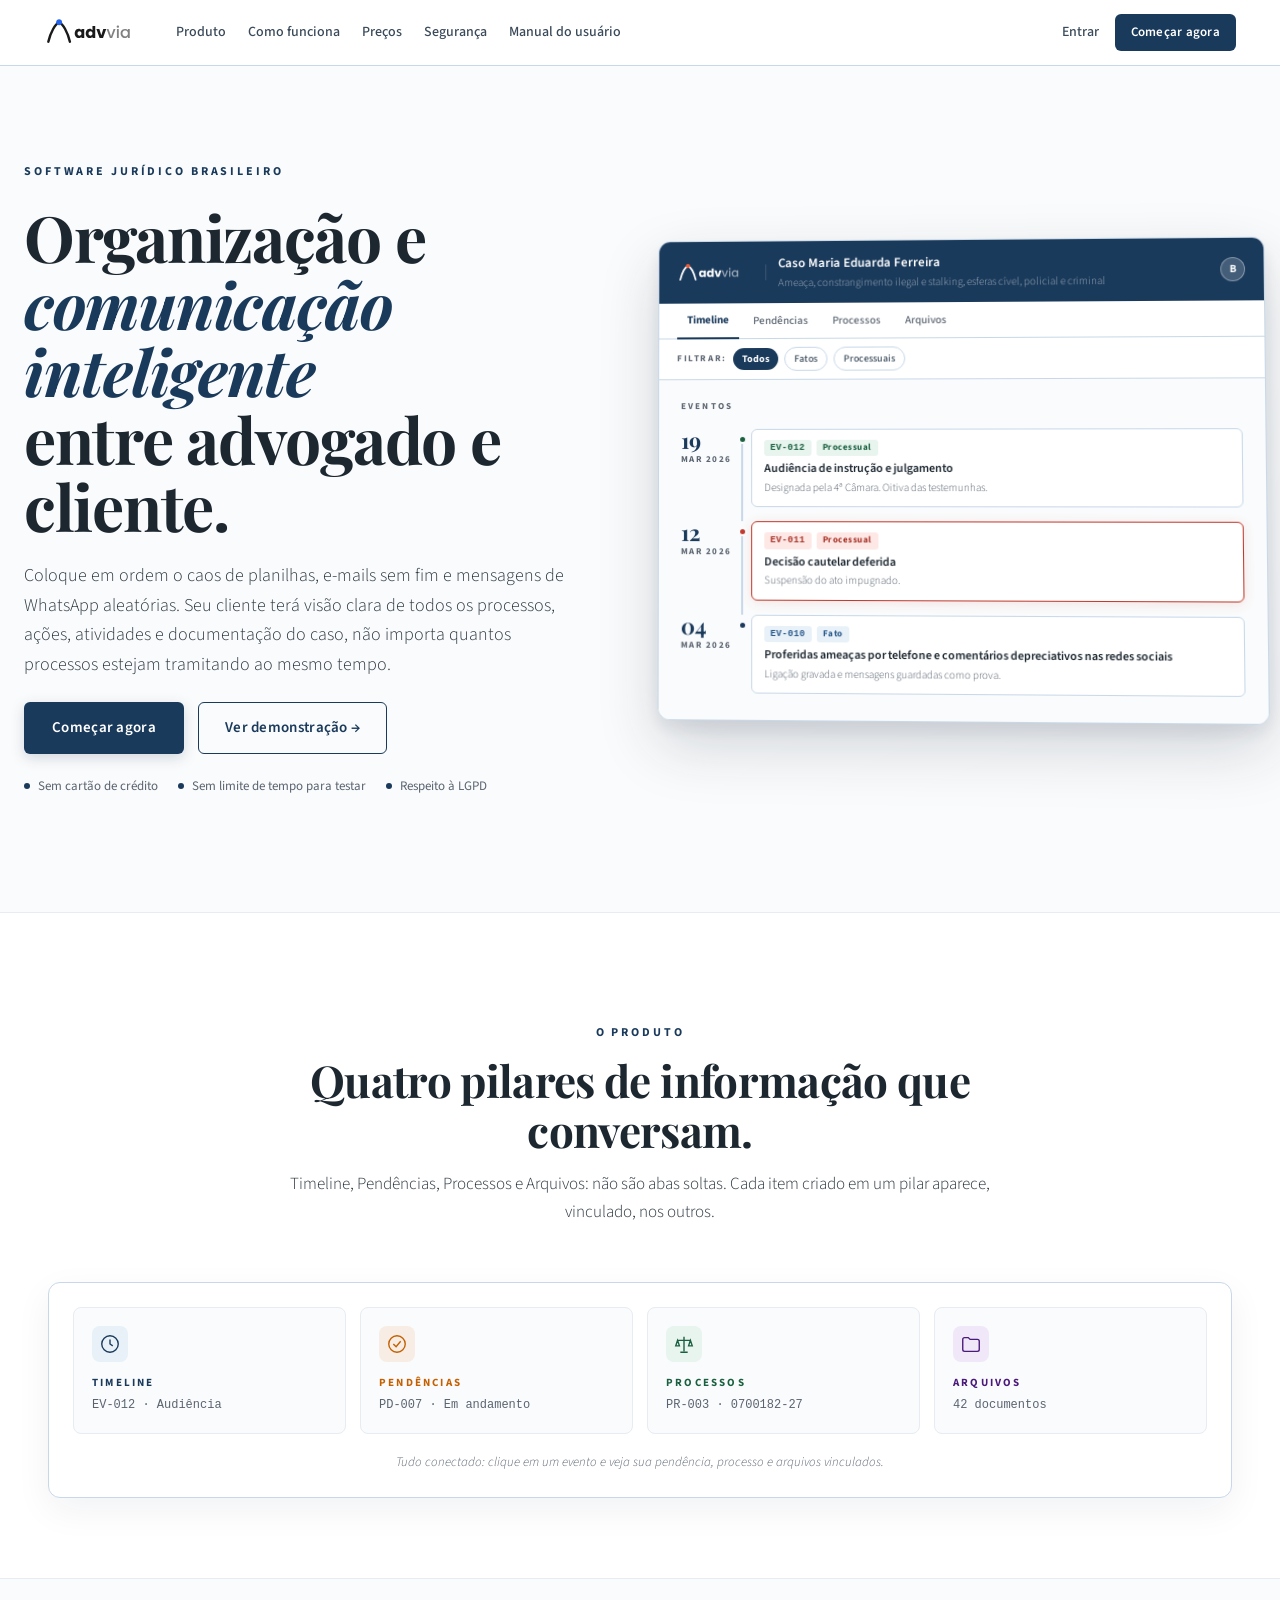
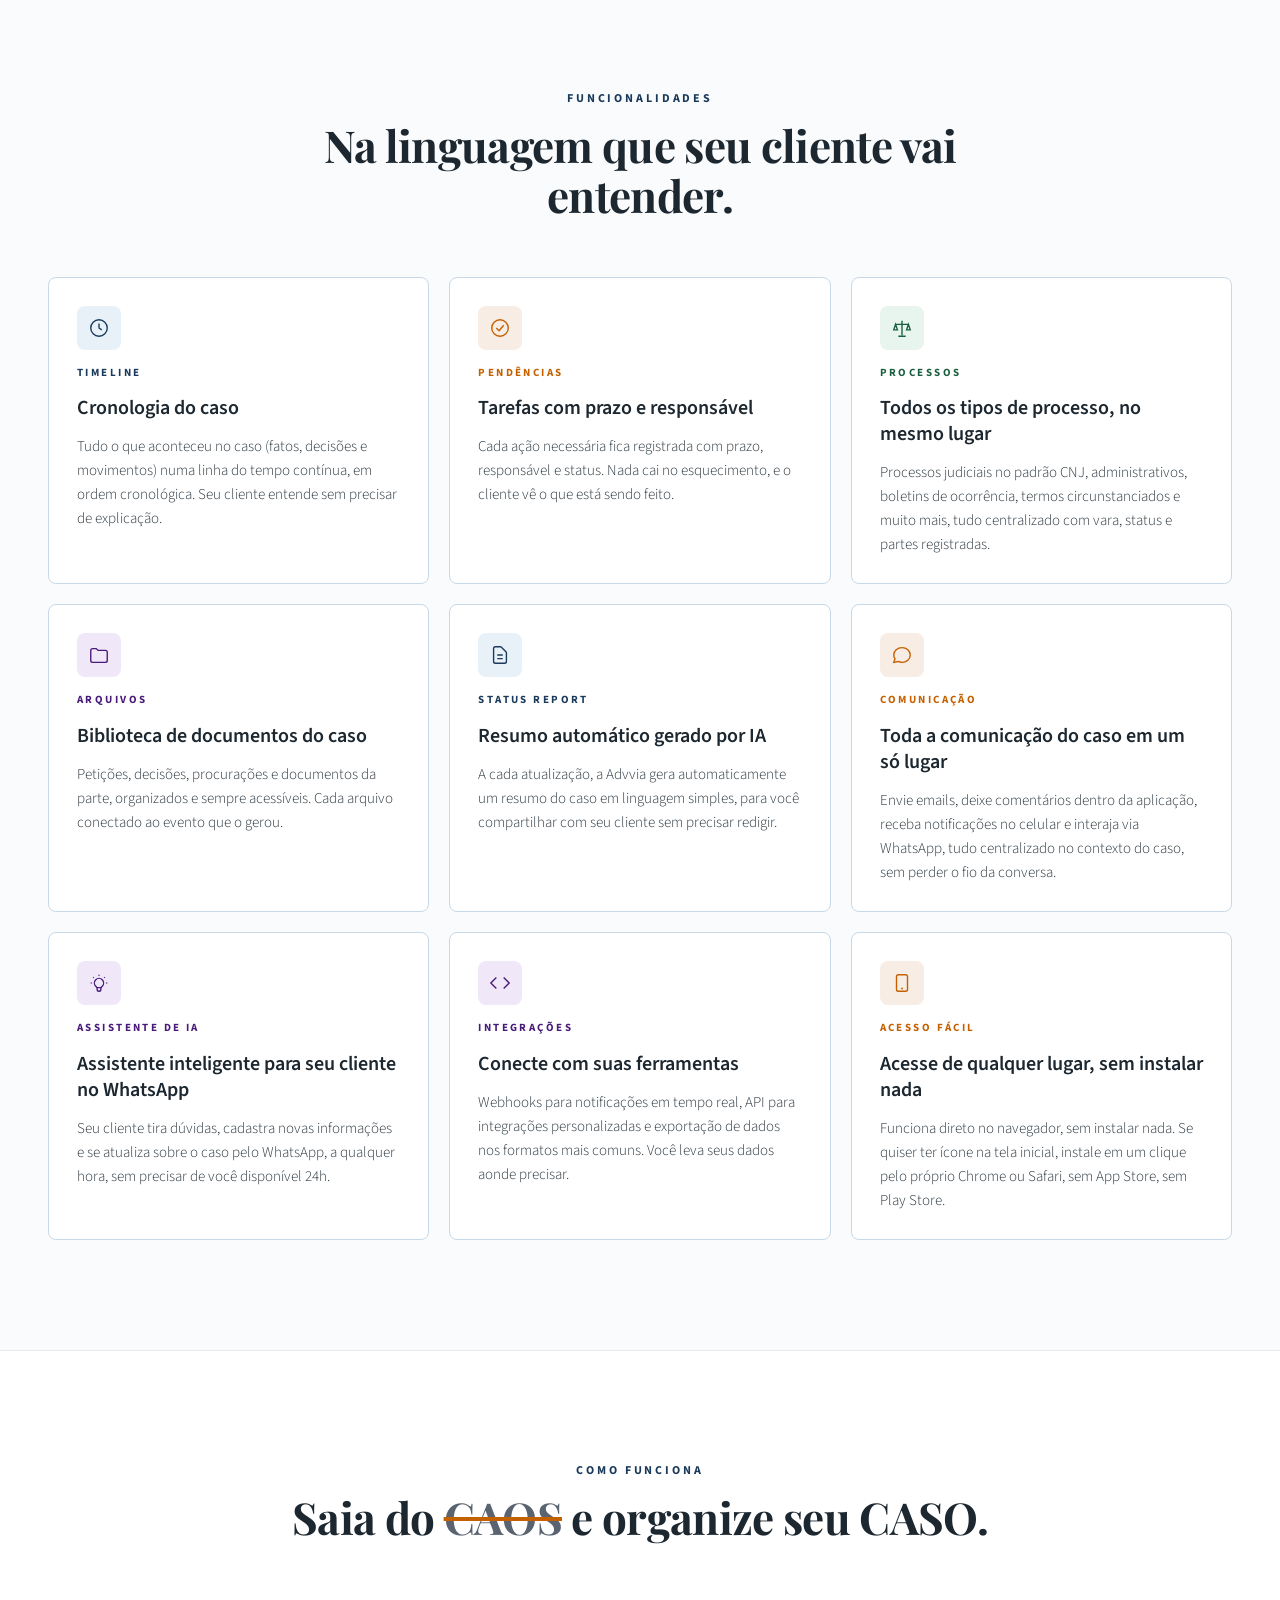
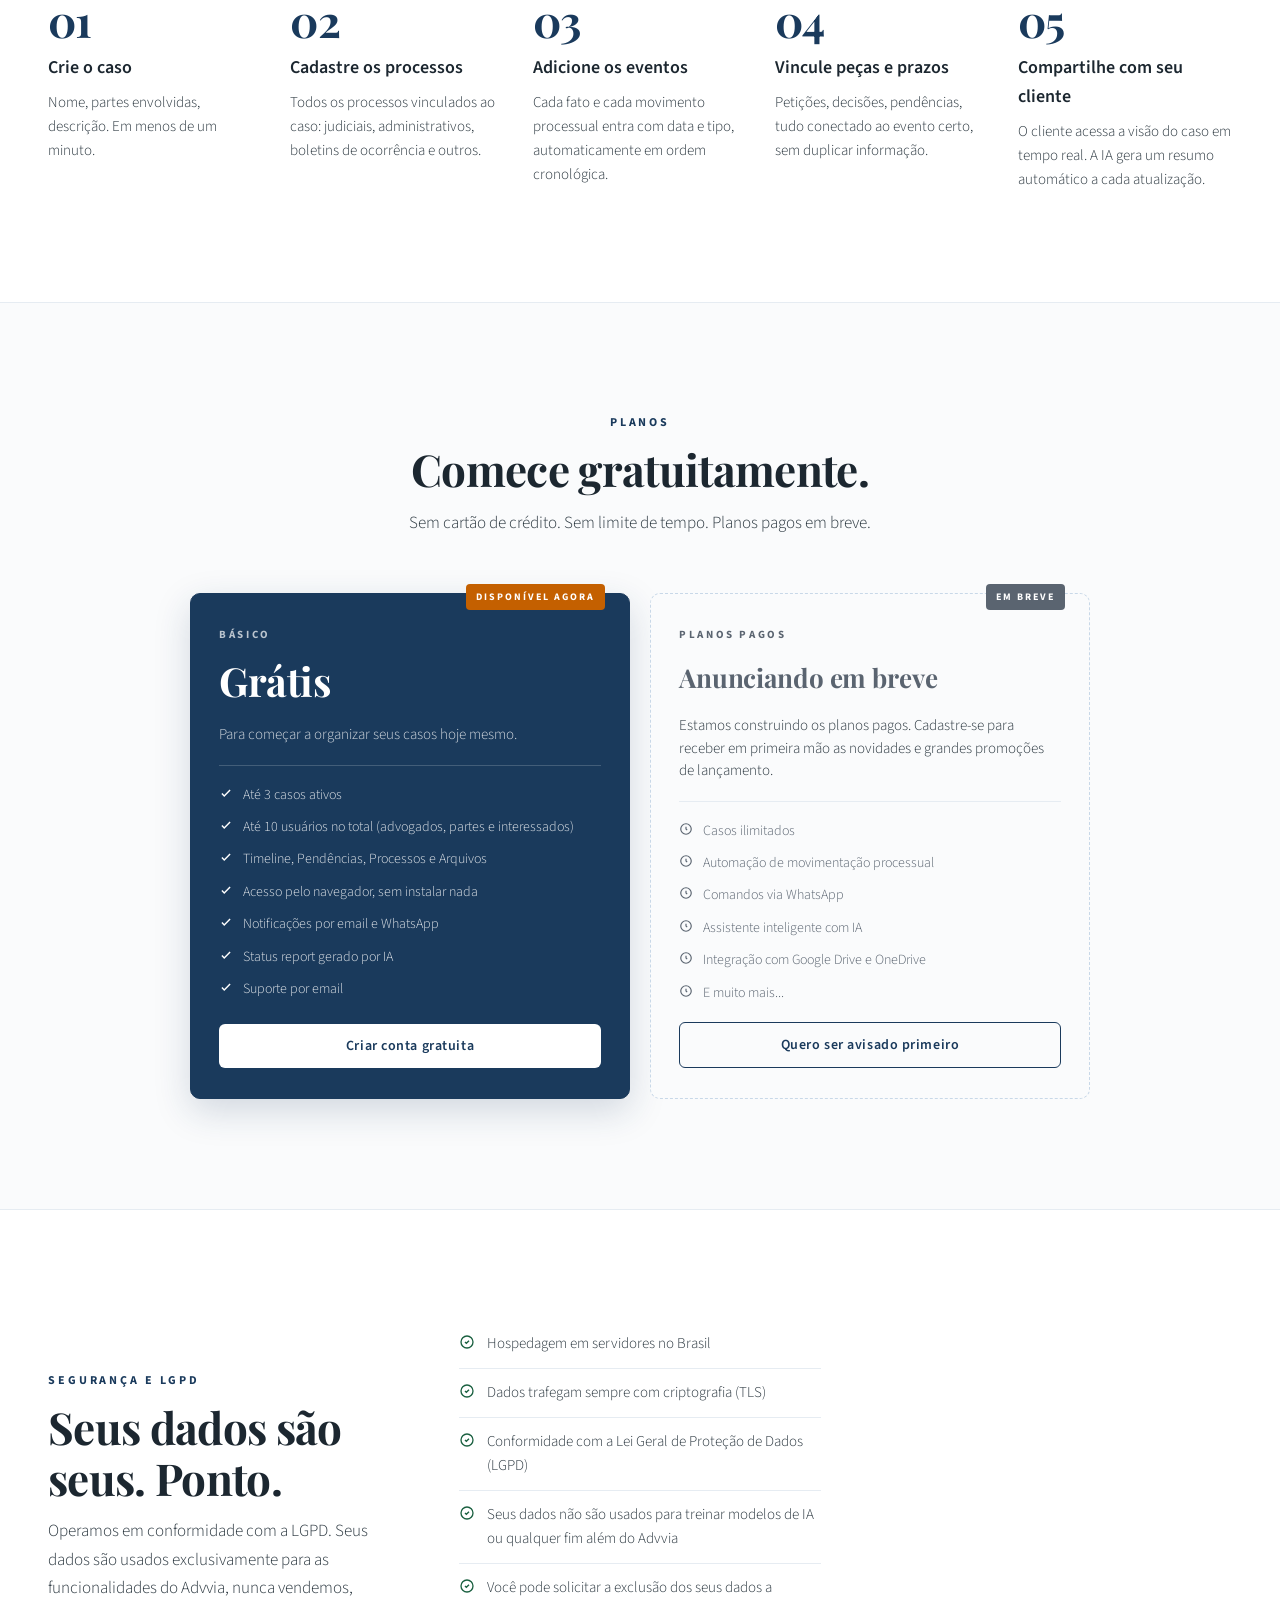
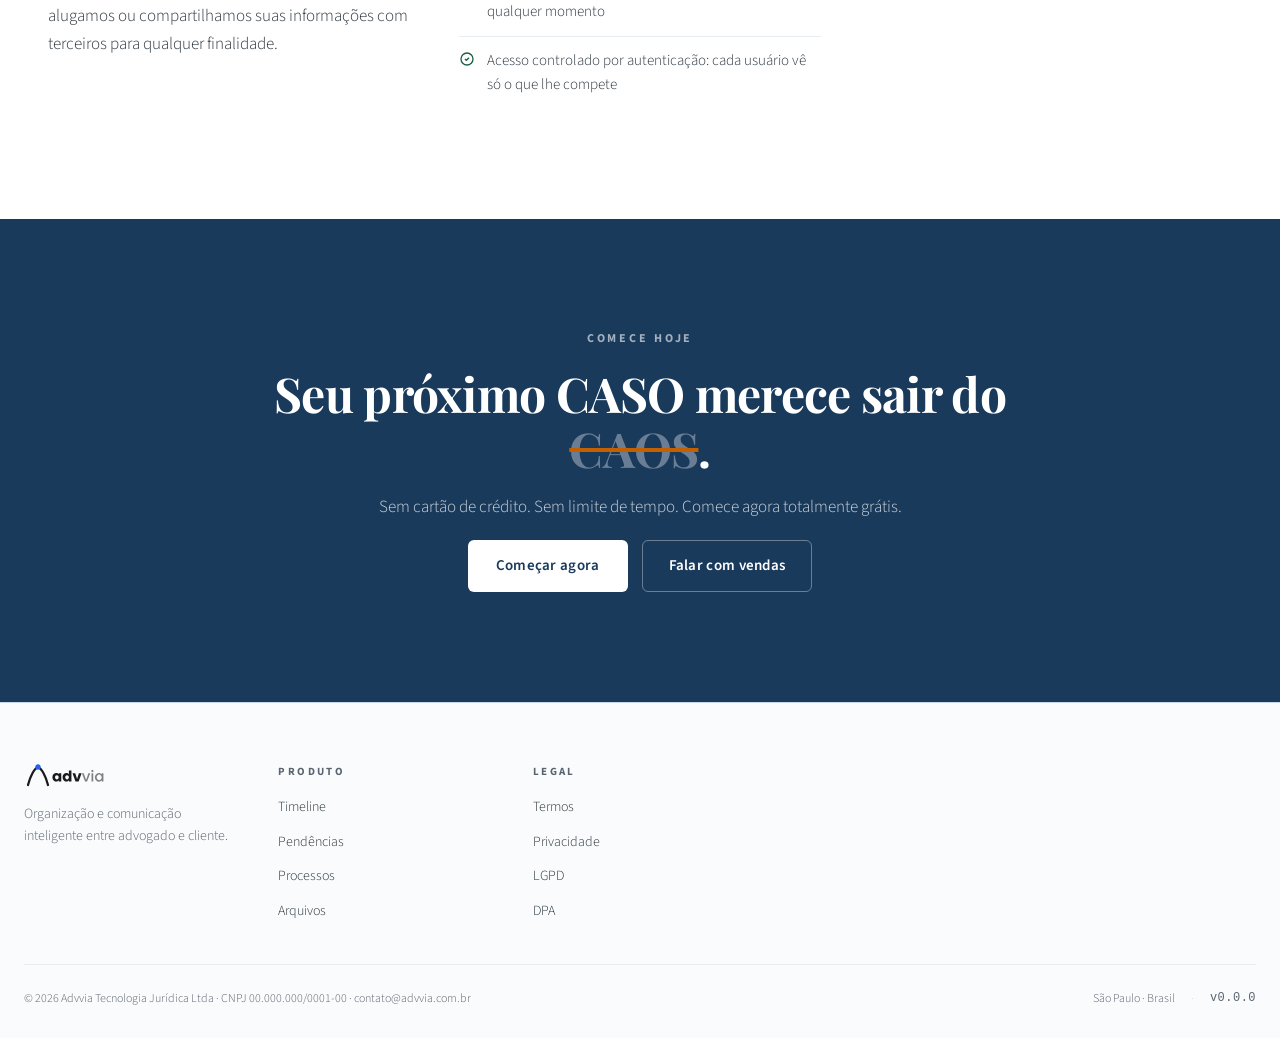
<file: index.html>
<!DOCTYPE html>
<html lang="pt-BR">
<head>
<meta charset="UTF-8">
<meta name="viewport" content="width=device-width, initial-scale=1">
<title>Advvia - Organização e comunicação inteligente entre advogado e cliente</title>
<meta name="description" content="Coloque em ordem o caos de planilhas, e-mails sem fim e mensagens de WhatsApp aleatórias. Seu cliente terá visão clara de todos os processos, ações, atividades e documentação do caso e sua comunicação fluirá fácil e eficientemente.">
<meta property="og:title" content="Advvia - Organização e comunicação inteligente entre advogado e cliente">
<meta property="og:description" content="Coloque em ordem o caos de planilhas, e-mails sem fim e mensagens de WhatsApp aleatórias. Seu cliente terá visão clara de todos os processos, ações, atividades e documentação do caso e sua comunicação fluirá fácil e eficientemente.">
<meta property="og:type" content="website">
<meta property="og:locale" content="pt_BR">
<meta name="robots" content="noindex, nofollow">
<link rel="icon" href="brand/advvia-favicon.svg" type="image/svg+xml">
<link rel="preconnect" href="https://fonts.googleapis.com">
<link rel="preconnect" href="https://fonts.gstatic.com" crossorigin>
<link href="https://fonts.googleapis.com/css2?family=Playfair+Display:ital,wght@0,400;0,700;1,400;1,700&family=Source+Sans+3:ital,wght@0,300;0,400;0,600;0,700;1,300&display=swap" rel="stylesheet">
<style>
/* ─── Reset ─────────────────────────────────────────────────────────── */
*, *::before, *::after { box-sizing: border-box; margin: 0; padding: 0; }
html { scroll-behavior: smooth; }
body {
  font-family: 'Source Sans 3', -apple-system, BlinkMacSystemFont, 'Segoe UI', sans-serif;
  font-weight: 300;
  font-size: 16px;
  line-height: 1.6;
  color: #1c2730;
  background: #fafbfc;
  -webkit-font-smoothing: antialiased;
  text-rendering: optimizeLegibility;
}
a { color: inherit; text-decoration: none; }
button { cursor: pointer; font-family: inherit; }
ul { list-style: none; }
img { display: block; max-width: 100%; }

/* ─── Tokens ─────────────────────────────────────────────────────────── */
:root {
  --primary:       #1a3a5c;
  --primary-hover: #2a5a8c;
  --primary-tint:  #e8f1f8;
  --accent:        #c46000;
  --accent-tint:   #f7ede4;
  --success:       #1a6040;
  --success-tint:  #e8f4ee;
  --archive:       #4a1a7a;
  --archive-tint:  #f0e8f9;
  --muted:         #5a6470;
  --border:        #c8d8e8;
  --border-lt:     #e6ecf2;
  --surface:       #fff;
  --bg:            #fafbfc;
  --fg:            #1c2730;
  --fg-2:          #2c3840;
  --fg-3:          #5a6470;
}

/* ─── Layout ─────────────────────────────────────────────────────────── */
.wrap { max-width: 1240px; margin: 0 auto; padding: 0 24px; }

/* ─── NAV ────────────────────────────────────────────────────────────── */
.nav {
  position: sticky;
  top: 0;
  z-index: 50;
  background: rgba(255,255,255,.92);
  backdrop-filter: blur(10px);
  -webkit-backdrop-filter: blur(10px);
  border-bottom: 1.5px solid var(--border);
}
.nav-inner {
  max-width: 1240px;
  margin: 0 auto;
  padding: 14px 24px;
  display: flex;
  align-items: center;
  gap: 24px;
}
.logo {
  display: flex;
  align-items: center;
  gap: 9px;
  flex-shrink: 0;
  text-decoration: none;
}
.logo img { display: block; }
.nav-links {
  display: flex;
  gap: 22px;
  flex: 1;
}
.nav-links a {
  font-size: 14px;
  font-weight: 500;
  color: #3a4a5a;
  transition: color .15s;
}
.nav-links a:hover { color: var(--primary); }
.nav-right {
  display: flex;
  align-items: center;
  gap: 16px;
}
.nav-right .nav-login {
  font-size: 14px;
  font-weight: 500;
  color: #3a4a5a;
  transition: color .15s;
}
.nav-right .nav-login:hover { color: var(--primary); }
.hamburger {
  display: none;
  flex-direction: column;
  gap: 5px;
  background: none;
  border: none;
  padding: 4px;
  margin-left: auto;
}
.hamburger span {
  display: block;
  width: 22px;
  height: 2px;
  background: #3a4a5a;
  border-radius: 2px;
  transition: transform .2s, opacity .2s;
}
.mobile-nav {
  display: none;
  flex-direction: column;
  background: #fff;
  border-top: 1.5px solid var(--border);
  padding: 16px 24px 20px;
  gap: 14px;
}
.mobile-nav a:not(.btn) {
  font-size: 15px;
  font-weight: 500;
  color: #3a4a5a;
}
.mobile-nav.open { display: flex; }

/* ─── Buttons ────────────────────────────────────────────────────────── */
.btn {
  display: inline-flex;
  align-items: center;
  justify-content: center;
  border: none;
  border-radius: 6px;
  font-size: 13px;
  font-weight: 600;
  letter-spacing: .02em;
  transition: background .15s, color .15s, box-shadow .15s, border-color .15s;
  text-decoration: none;
  white-space: nowrap;
}
.btn-sm        { padding: 8px 16px; font-size: 13px; }
.btn-lg        { padding: 14px 28px; font-size: 15px; }
.btn-primary   { background: var(--primary); color: #fff !important; }
.btn-primary:hover { background: var(--primary-hover); color: #fff !important; }
.btn-primary-lg { background: var(--primary); color: #fff !important; padding: 14px 28px; font-size: 15px; box-shadow: 0 4px 14px rgba(26,58,92,.18); }
.btn-primary-lg:hover { background: var(--primary-hover); color: #fff !important; }
.btn-ghost-lg  { background: transparent; color: var(--primary); border: 1.5px solid var(--primary); padding: 13px 26px; font-size: 15px; }
.btn-ghost-lg:hover { background: var(--primary-tint); }
.btn-inverse-lg { background: #fff; color: var(--primary); padding: 14px 28px; font-size: 15px; }
.btn-inverse-lg:hover { background: #f0f4f8; }
.btn-ghost-light-lg { background: transparent; color: #fff; border: 1.5px solid rgba(255,255,255,.35); padding: 13px 26px; font-size: 15px; }
.btn-ghost-light-lg:hover { background: rgba(255,255,255,.1); }

/* ─── Kicker labels ──────────────────────────────────────────────────── */
.kicker {
  font-size: 12px;
  font-weight: 700;
  letter-spacing: .24em;
  text-transform: uppercase;
  color: var(--primary);
}
.kicker-muted {
  font-size: 12px;
  font-weight: 700;
  letter-spacing: .24em;
  text-transform: uppercase;
  color: rgba(255,255,255,.6);
}

/* ─── Section head ───────────────────────────────────────────────────── */
.sec-head {
  text-align: center;
  max-width: 720px;
  margin: 0 auto 56px;
  padding: 0 8px;
}
.sec-head h2 {
  font-family: 'Playfair Display', Georgia, serif;
  font-size: clamp(32px, 4vw, 44px);
  font-weight: 700;
  color: #1c2730;
  line-height: 1.15;
  letter-spacing: -.015em;
  margin: 12px 0 14px;
}
.sec-head p {
  font-size: 17px;
  font-weight: 300;
  color: var(--fg-2);
  line-height: 1.65;
}

/* ─── HERO ───────────────────────────────────────────────────────────── */
.hero { padding: 96px 24px 116px; }
.hero-inner {
  max-width: 1240px;
  margin: 0 auto;
  display: grid;
  grid-template-columns: minmax(0,1fr) minmax(0,1.05fr);
  gap: 64px;
  align-items: center;
}
.hero-left { display: flex; flex-direction: column; gap: 22px; }
.hero-h1 {
  font-family: 'Playfair Display', Georgia, serif;
  font-size: clamp(42px, 5vw, 68px);
  font-weight: 700;
  color: #1c2730;
  line-height: 1.05;
  letter-spacing: -.02em;
}
.hero-h1 em { font-style: italic; color: var(--primary); }
.hero-lead {
  font-size: 18px;
  font-weight: 300;
  color: var(--fg-2);
  line-height: 1.65;
  max-width: 540px;
}
.cta-row { display: flex; gap: 14px; flex-wrap: wrap; align-items: center; }
.proof { display: flex; gap: 20px; flex-wrap: wrap; }
.proof-item {
  font-size: 13px;
  font-weight: 400;
  color: var(--fg-3);
  display: flex;
  align-items: center;
  gap: 8px;
}
.proof-dot {
  display: inline-block;
  width: 6px;
  height: 6px;
  border-radius: 50%;
  background: var(--primary);
  flex-shrink: 0;
}

/* ─── Hero mockup ────────────────────────────────────────────────────── */
.hero-right {
  transform: perspective(1600px) rotateY(-3deg) rotateX(2deg);
  transform-origin: left center;
}
.mockup {
  background: #fff;
  border-radius: 12px;
  border: 1.5px solid var(--border);
  box-shadow: 0 24px 60px rgba(20,40,60,.18), 0 8px 18px rgba(20,40,60,.08);
  overflow: hidden;
}
.m-header {
  background: var(--primary);
  padding: 12px 18px;
  display: flex;
  align-items: center;
  gap: 10px;
}
.m-logo { display: flex; align-items: center; flex-shrink: 0; }
.m-logo img { display: block; }
.m-sep { color: rgba(255,255,255,.25); font-size: 16px; flex-shrink: 0; }
.m-case { flex: 1; min-width: 0; }
.m-case-name {
  color: #fff;
  font-size: 13px;
  font-weight: 600;
  white-space: nowrap;
  overflow: hidden;
  text-overflow: ellipsis;
}
.m-case-sub { color: rgba(255,255,255,.55); font-size: 11px; }
.m-avatar {
  width: 24px; height: 24px;
  border-radius: 50%;
  background: rgba(255,255,255,.18);
  border: 1.5px solid rgba(255,255,255,.35);
  color: #fff;
  font-size: 11px;
  font-weight: 700;
  display: flex; align-items: center; justify-content: center;
  flex-shrink: 0;
}
.m-subnav {
  background: #fff;
  padding: 0 18px;
  border-bottom: 1.5px solid var(--border);
  display: flex;
  gap: 4px;
  height: 36px;
  align-items: center;
}
.m-tab { padding: 8px 10px; font-size: 11px; font-weight: 500; color: var(--fg-3); }
.m-tab.active { font-weight: 700; color: var(--primary); border-bottom: 2px solid var(--primary); }
.m-filters {
  background: #fff;
  padding: 8px 18px;
  border-bottom: 1.5px solid var(--border);
  display: flex;
  gap: 6px;
  align-items: center;
}
.m-filter-lbl { font-size: 9px; font-weight: 700; letter-spacing: .18em; color: var(--fg-3); }
.m-chip-on {
  background: var(--primary); color: #fff;
  font-size: 10px; font-weight: 700;
  padding: 3px 9px; border-radius: 16px;
}
.m-chip {
  border: 1.5px solid var(--border); color: #3a4a5a;
  font-size: 10px; font-weight: 500;
  padding: 3px 9px; border-radius: 16px;
}
.m-events { padding: 20px 22px 26px; background: var(--bg); }
.m-events-lbl {
  font-size: 9px; font-weight: 700; letter-spacing: .24em; text-transform: uppercase;
  color: var(--fg-3); margin-bottom: 14px;
}
.ev { display: grid; grid-template-columns: 52px 18px 1fr; margin-bottom: 14px; }
.ev:last-child { margin-bottom: 0; }
.ev-date {}
.ev-day {
  font-family: 'Playfair Display', Georgia, serif;
  font-size: 22px; font-weight: 700; color: var(--primary); line-height: 1;
}
.ev-mon { font-size: 9px; font-weight: 700; letter-spacing: .14em; color: var(--fg-3); margin-top: 2px; }
.ev-line { position: relative; display: flex; justify-content: center; }
.ev-dot {
  width: 9px; height: 9px; border-radius: 50%;
  margin-top: 6px; border: 2px solid var(--bg);
  position: relative; z-index: 1;
}
.ev-line-bar {
  position: absolute;
  top: 14px; bottom: -14px;
  width: 1.5px; background: var(--border);
}
.ev-card {
  background: #fff;
  border: 1.5px solid var(--border);
  border-radius: 6px;
  padding: 10px 12px;
}
.ev-card.hi { border-color: #c0392b; box-shadow: 0 2px 12px rgba(192,57,43,.12); }
.ev-tags { display: flex; gap: 5px; margin-bottom: 5px; }
.ev-tag {
  font-size: 9px; font-weight: 700;
  padding: 1px 6px; border-radius: 3px;
  font-family: ui-monospace, 'SF Mono', Menlo, monospace;
  letter-spacing: .04em;
}
.ev-tag-plain { letter-spacing: .06em; font-family: inherit; }
.ev-title { font-size: 12px; font-weight: 600; color: #1c2730; line-height: 1.3; margin-bottom: 3px; }
.ev-desc  { font-size: 11px; font-weight: 300; color: var(--fg-3); line-height: 1.5; }

/* ─── PRODUCT section ────────────────────────────────────────────────── */
.sec-product {
  padding: 110px 24px 80px;
  background: #fff;
  border-top: 1.5px solid var(--border-lt);
  border-bottom: 1.5px solid var(--border-lt);
}
.product-card {
  background: #fff;
  border: 1.5px solid var(--border);
  border-radius: 12px;
  padding: 24px;
  box-shadow: 0 12px 36px rgba(20,40,60,.06);
}
.product-grid {
  display: grid;
  grid-template-columns: repeat(4, 1fr);
  gap: 14px;
}
.surface-tile {
  background: var(--bg);
  border: 1.5px solid var(--border-lt);
  border-radius: 8px;
  padding: 18px;
  display: flex;
  flex-direction: column;
  gap: 12px;
}
.surface-icon {
  width: 36px; height: 36px;
  border-radius: 8px;
  display: flex; align-items: center; justify-content: center;
}
.surface-name {
  font-size: 11px; font-weight: 700;
  letter-spacing: .2em; text-transform: uppercase;
}
.surface-sample {
  font-size: 12px; font-weight: 300; color: var(--fg-3);
  margin-top: 4px;
  font-family: ui-monospace, 'SF Mono', Menlo, monospace;
}
.product-caption {
  text-align: center;
  margin-top: 18px;
  font-size: 13px; font-weight: 300; font-style: italic; color: var(--fg-3);
}

/* ─── FEATURES section ───────────────────────────────────────────────── */
.sec-features { padding: 110px 24px; }
.feat-grid {
  display: grid;
  grid-template-columns: repeat(auto-fill, minmax(300px, 1fr));
  gap: 20px;
}
.feat-card {
  background: #fff;
  border: 1.5px solid var(--border);
  border-radius: 8px;
  padding: 28px 28px 26px;
  display: flex; flex-direction: column; gap: 14px;
}
.feat-icon {
  width: 44px; height: 44px; border-radius: 8px;
  display: flex; align-items: center; justify-content: center;
}
.feat-kicker {
  font-size: 11px; font-weight: 700;
  letter-spacing: .22em; text-transform: uppercase;
}
.feat-title { font-size: 20px; font-weight: 600; color: #1c2730; line-height: 1.3; }
.feat-desc  { font-size: 15px; font-weight: 300; color: var(--fg-2); line-height: 1.6; }

/* ─── HOW section ────────────────────────────────────────────────────── */
.sec-how {
  padding: 110px 24px;
  background: #fff;
  border-top: 1.5px solid var(--border-lt);
  border-bottom: 1.5px solid var(--border-lt);
}
.steps-grid {
  display: grid;
  grid-template-columns: repeat(auto-fill, minmax(200px, 1fr));
  gap: 28px;
  margin-top: 20px;
}
.step-num {
  font-family: 'Playfair Display', Georgia, serif;
  font-size: 44px; font-weight: 700;
  color: var(--primary); line-height: 1;
  letter-spacing: -.02em; margin-bottom: 12px;
}
.step-title { font-size: 18px; font-weight: 600; color: #1c2730; margin-bottom: 8px; }
.step-desc  { font-size: 15px; font-weight: 300; color: var(--fg-2); line-height: 1.6; }

/* ─── PRICING ────────────────────────────────────────────────────────── */
.sec-pricing { padding: 110px 24px; }
.price-grid {
  display: grid;
  grid-template-columns: repeat(auto-fill, minmax(280px, 1fr));
  gap: 20px;
  align-items: stretch;
}
.price-card {
  background: #fff;
  border: 1.5px solid var(--border);
  border-radius: 10px;
  padding: 32px 28px 30px;
  display: flex; flex-direction: column; gap: 18px;
  position: relative;
}
.price-card.featured {
  background: var(--primary);
  border-color: var(--primary);
  box-shadow: 0 12px 36px rgba(26,58,92,.18);
}
.price-badge {
  position: absolute; top: -10px; right: 24px;
  background: var(--accent); color: #fff;
  font-size: 10px; font-weight: 700; letter-spacing: .2em;
  padding: 5px 10px; border-radius: 4px; text-transform: uppercase;
}
.price-tier {
  font-size: 11px; font-weight: 700;
  letter-spacing: .24em; text-transform: uppercase;
  color: var(--fg-3);
}
.price-card.featured .price-tier { color: rgba(255,255,255,.7); }
.price-amount {
  font-family: 'Playfair Display', Georgia, serif;
  font-size: 40px; font-weight: 700;
  color: var(--primary); line-height: 1; letter-spacing: -.01em;
}
.price-card.featured .price-amount { color: #fff; }
.price-period { font-size: 14px; font-weight: 300; color: var(--fg-3); margin-left: 6px; }
.price-card.featured .price-period { color: rgba(255,255,255,.65); }
.price-desc { font-size: 15px; font-weight: 300; color: var(--fg-2); line-height: 1.5; }
.price-card.featured .price-desc { color: rgba(255,255,255,.8); }
.price-sep { border-top: 1.5px solid var(--border-lt); }
.price-card.featured .price-sep { border-color: rgba(255,255,255,.18); }
.price-feats { display: flex; flex-direction: column; gap: 10px; flex: 1; }
.price-feat {
  font-size: 14px; font-weight: 300; color: var(--fg-2);
  display: flex; gap: 10px; align-items: flex-start;
}
.price-card.featured .price-feat { color: rgba(255,255,255,.85); }
.price-check { color: var(--primary); flex-shrink: 0; margin-top: 2px; }
.price-card.featured .price-check { color: #fff; }
.price-cta {
  padding: 12px 18px; font-size: 14px; font-weight: 600;
  letter-spacing: .04em; border-radius: 6px; border: 1.5px solid var(--primary);
  background: var(--primary); color: #fff;
  transition: opacity .15s;
}
.price-cta:hover { opacity: .88; }
.price-card.featured .price-cta {
  background: #fff; color: var(--primary); border: none;
}
.price-cta-outline {
  background: transparent; color: var(--primary); border-color: var(--primary);
}
.price-card-soon {
  border-style: dashed;
  border-color: var(--border);
  background: var(--bg);
}
.price-feat-soon { color: var(--fg-3); }
.price-check-soon { color: var(--fg-3); flex-shrink: 0; margin-top: 2px; }

/* ─── SECURITY ───────────────────────────────────────────────────────── */
.sec-security {
  padding: 110px 24px;
  background: #fff;
  border-top: 1.5px solid var(--border-lt);
}
.sec-row {
  display: grid;
  grid-template-columns: repeat(auto-fill, minmax(340px, 1fr));
  gap: 48px;
  align-items: center;
}
.sec-h2 {
  font-family: 'Playfair Display', Georgia, serif;
  font-size: clamp(32px, 4vw, 44px); font-weight: 700;
  color: #1c2730; line-height: 1.15; letter-spacing: -.015em;
  margin: 12px 0 14px;
}
.sec-lead { font-size: 17px; font-weight: 300; color: var(--fg-2); line-height: 1.65; }
.sec-list {}
.sec-item {
  display: flex; align-items: flex-start; gap: 12px;
  padding: 12px 0;
  border-bottom: 1px solid var(--border-lt);
  font-size: 15px; font-weight: 300; color: var(--fg-2);
}
.sec-item:last-child { border-bottom: none; }
.sec-item svg { flex-shrink: 0; margin-top: 2px; }

/* ─── FINAL CTA ──────────────────────────────────────────────────────── */
.sec-cta {
  background: var(--primary);
  padding: 110px 24px;
  color: #fff;
}
.sec-cta-inner {
  max-width: 800px; margin: 0 auto;
  text-align: center;
  display: flex; flex-direction: column; align-items: center; gap: 18px;
  padding: 0 8px;
}
.cta-h2 {
  font-family: 'Playfair Display', Georgia, serif;
  font-size: clamp(28px, 4vw, 48px); font-weight: 700;
  color: #fff; line-height: 1.15; letter-spacing: -.015em;
}
.cta-lead { font-size: 17px; font-weight: 300; color: rgba(255,255,255,.78); line-height: 1.6; }

/* ─── FOOTER ─────────────────────────────────────────────────────────── */
footer {
  background: var(--bg);
  padding: 60px 24px 30px;
  border-top: 1.5px solid var(--border);
}
.foot-inner { max-width: 1240px; margin: 0 auto; }
.foot-top {
  display: grid;
  grid-template-columns: repeat(auto-fill, minmax(200px, 1fr));
  gap: 40px;
  padding-bottom: 40px;
}
.foot-logo-area {}
.foot-tag {
  font-size: 14px; font-weight: 300; color: var(--fg-3);
  max-width: 320px; margin-top: 14px; line-height: 1.6;
}
.foot-col {}
.foot-col-title {
  font-size: 11px; font-weight: 700;
  letter-spacing: .22em; text-transform: uppercase;
  color: var(--fg-3); margin-bottom: 14px;
}
.foot-col ul { display: flex; flex-direction: column; gap: 9px; }
.foot-col a {
  font-size: 14px; font-weight: 300; color: var(--fg-2);
  transition: color .15s;
}
.foot-col a:hover { color: var(--primary); }
.foot-bot {
  border-top: 1.5px solid var(--border-lt);
  padding-top: 24px;
  display: flex; justify-content: space-between; flex-wrap: wrap; gap: 8px;
  font-size: 12px; color: var(--fg-3); font-weight: 300;
}

/* ─── Responsive ─────────────────────────────────────────────────────── */
@media (max-width: 960px) {
  .hero-inner { grid-template-columns: 1fr; gap: 40px; }
  .hero-right { display: none; }
  .product-grid { grid-template-columns: 1fr 1fr; }
  .hamburger { display: flex; }
  .nav-links, .nav-right { display: none; }
}
@media (max-width: 600px) {
  .hero { padding: 64px 24px 72px; }
  .sec-product, .sec-features, .sec-how, .sec-pricing, .sec-security, .sec-cta { padding: 72px 24px; }
  .product-grid { grid-template-columns: 1fr; }
  .cta-row { flex-direction: column; align-items: stretch; }
  .cta-row .btn { text-align: center; }
  .proof { flex-direction: column; gap: 10px; }
}
</style>
</head>
<body>

<!-- ══════════════════════════════════════════════════════════════════ NAV -->
<header class="nav" id="nav">
  <div class="nav-inner">
    <a href="#" class="logo" aria-label="Advvia, página inicial">
      <img src="brand/advvia-logo-horizontal-blue.svg" alt="Advvia" height="28">
    </a>

    <div class="nav-links">
      <a href="#produto">Produto</a>
      <a href="#como-funciona">Como funciona</a>
      <a href="#precos">Preços</a>
      <a href="#seguranca">Segurança</a>
      <a href="http://docs.advvia.com.br/" target="_blank" rel="noopener">Manual do usuário</a>
    </div>

    <div class="nav-right">
      <a href="https://app.advvia.com.br/login" class="nav-login">Entrar</a>
      <a href="https://app.advvia.com.br/cadastro" class="btn btn-primary btn-sm">Começar agora</a>
    </div>

    <button class="hamburger" id="hamburger" aria-label="Abrir menu" aria-expanded="false" aria-controls="mobile-nav">
      <span></span><span></span><span></span>
    </button>
  </div>

  <div class="mobile-nav" id="mobile-nav" role="navigation" aria-label="Menu mobile">
    <a href="#produto">Produto</a>
    <a href="#como-funciona">Como funciona</a>
    <a href="#precos">Preços</a>
    <a href="#seguranca">Segurança</a>
    <a href="http://docs.advvia.com.br/" target="_blank" rel="noopener">Manual do usuário</a>
    <a href="https://app.advvia.com.br/login">Entrar</a>
    <a href="https://app.advvia.com.br/cadastro" class="btn btn-primary btn-sm" style="align-self:flex-start;margin-top:4px">Começar agora</a>
  </div>
</header>


<!-- ══════════════════════════════════════════════════════════════════ HERO -->
<section class="hero">
  <div class="hero-inner">
    <div class="hero-left">
      <div class="kicker">SOFTWARE JURÍDICO BRASILEIRO</div>

      <h1 class="hero-h1">
        Organização e<br>
        <em>comunicação inteligente</em><br>
        entre advogado e cliente.
      </h1>

      <p class="hero-lead">
        Coloque em ordem o caos de planilhas, e-mails sem fim e mensagens de WhatsApp aleatórias.
        Seu cliente terá visão clara de todos os processos, ações, atividades e documentação do caso,
        não importa quantos processos estejam tramitando ao mesmo tempo.
      </p>

      <div class="cta-row">
        <a href="https://app.advvia.com.br/cadastro" class="btn btn-primary-lg">Começar agora</a>
        <a href="#produto" class="btn btn-ghost-lg">Ver demonstração →</a>
      </div>

      <div class="proof">
        <span class="proof-item"><span class="proof-dot"></span> Sem cartão de crédito</span>
        <span class="proof-item"><span class="proof-dot"></span> Sem limite de tempo para testar</span>
        <span class="proof-item"><span class="proof-dot"></span> Respeito à LGPD</span>
      </div>
    </div>

    <!-- ─── Mockup do produto ─── -->
    <div class="hero-right" aria-hidden="true">
      <div class="mockup">
        <div class="m-header">
          <div class="m-logo">
            <img src="brand/advvia-logo-horizontal-dark.svg" alt="Advvia" height="20">
          </div>
          <span class="m-sep">|</span>
          <div class="m-case">
            <div class="m-case-name">Caso Maria Eduarda Ferreira</div>
            <div class="m-case-sub">Ameaça, constrangimento ilegal e stalking, esferas cível, policial e criminal</div>
          </div>
          <div class="m-avatar">B</div>
        </div>

        <div class="m-subnav">
          <span class="m-tab active">Timeline</span>
          <span class="m-tab">Pendências</span>
          <span class="m-tab">Processos</span>
          <span class="m-tab">Arquivos</span>
        </div>

        <div class="m-filters">
          <span class="m-filter-lbl">FILTRAR:</span>
          <span class="m-chip-on">Todos</span>
          <span class="m-chip">Fatos</span>
          <span class="m-chip">Processuais</span>
        </div>

        <div class="m-events">
          <div class="m-events-lbl">EVENTOS</div>

          <!-- EV-012 Audiência -->
          <div class="ev">
            <div class="ev-date">
              <div class="ev-day">19</div>
              <div class="ev-mon">MAR 2026</div>
            </div>
            <div class="ev-line">
              <div class="ev-dot" style="background:#1a6040"></div>
              <div class="ev-line-bar"></div>
            </div>
            <div class="ev-card">
              <div class="ev-tags">
                <span class="ev-tag" style="background:#e8f4ee;color:#1a6040">EV-012</span>
                <span class="ev-tag ev-tag-plain" style="background:#e8f4ee;color:#1a6040">Processual</span>
              </div>
              <div class="ev-title">Audiência de instrução e julgamento</div>
              <div class="ev-desc">Designada pela 4ª Câmara. Oitiva das testemunhas.</div>
            </div>
          </div>

          <!-- EV-011 Decisão (destaque) -->
          <div class="ev">
            <div class="ev-date">
              <div class="ev-day">12</div>
              <div class="ev-mon">MAR 2026</div>
            </div>
            <div class="ev-line">
              <div class="ev-dot" style="background:#c0392b"></div>
              <div class="ev-line-bar"></div>
            </div>
            <div class="ev-card hi">
              <div class="ev-tags">
                <span class="ev-tag" style="background:#fde8e6;color:#a93226">EV-011</span>
                <span class="ev-tag ev-tag-plain" style="background:#fde8e6;color:#a93226">Processual</span>
              </div>
              <div class="ev-title">Decisão cautelar deferida</div>
              <div class="ev-desc">Suspensão do ato impugnado.</div>
            </div>
          </div>

          <!-- EV-010 Fato -->
          <div class="ev">
            <div class="ev-date">
              <div class="ev-day">04</div>
              <div class="ev-mon">MAR 2026</div>
            </div>
            <div class="ev-line">
              <div class="ev-dot" style="background:#1a3a5c"></div>
            </div>
            <div class="ev-card">
              <div class="ev-tags">
                <span class="ev-tag" style="background:#e8f1f8;color:#2a5a8c">EV-010</span>
                <span class="ev-tag ev-tag-plain" style="background:#e8f1f8;color:#2a5a8c">Fato</span>
              </div>
              <div class="ev-title">Proferidas ameaças por telefone e comentários depreciativos nas redes sociais</div>
              <div class="ev-desc">Ligação gravada e mensagens guardadas como prova.</div>
            </div>
          </div>

        </div><!-- /m-events -->
      </div><!-- /mockup -->
    </div>
  </div><!-- /hero-inner -->
</section>


<!-- ══════════════════════════════════════════════════════════════════ PRODUTO -->
<section id="produto" class="sec-product">
  <div class="wrap">
    <div class="sec-head">
      <div class="kicker">O PRODUTO</div>
      <h2>Quatro pilares de informação que conversam.</h2>
      <p>Timeline, Pendências, Processos e Arquivos: não são abas soltas. Cada item criado em um pilar aparece, vinculado, nos outros.</p>
    </div>

    <div class="product-card">
      <div class="product-grid">

        <div class="surface-tile">
          <div class="surface-icon" style="background:#e8f1f8;color:#1a3a5c">
            <svg width="22" height="22" viewBox="0 0 24 24" fill="none" stroke="currentColor" stroke-width="1.5" aria-hidden="true"><circle cx="12" cy="12" r="9"/><path d="M12 7v5l3 2"/></svg>
          </div>
          <div>
            <div class="surface-name" style="color:#1a3a5c">Timeline</div>
            <div class="surface-sample">EV-012 · Audiência</div>
          </div>
        </div>

        <div class="surface-tile">
          <div class="surface-icon" style="background:#f7ede4;color:#c46000">
            <svg width="22" height="22" viewBox="0 0 24 24" fill="none" stroke="currentColor" stroke-width="1.5" aria-hidden="true"><circle cx="12" cy="12" r="9"/><path d="M8 12l3 3 5-6"/></svg>
          </div>
          <div>
            <div class="surface-name" style="color:#c46000">Pendências</div>
            <div class="surface-sample">PD-007 · Em andamento</div>
          </div>
        </div>

        <div class="surface-tile">
          <div class="surface-icon" style="background:#e8f4ee;color:#1a6040">
            <svg width="22" height="22" viewBox="0 0 24 24" fill="none" stroke="currentColor" stroke-width="1.5" aria-hidden="true"><path d="M12 4v16M5 8h14M5 8l-2 6h4zm14 0l-2 6h4zM8 21h8"/></svg>
          </div>
          <div>
            <div class="surface-name" style="color:#1a6040">Processos</div>
            <div class="surface-sample">PR-003 · 0700182-27</div>
          </div>
        </div>

        <div class="surface-tile">
          <div class="surface-icon" style="background:#f0e8f9;color:#4a1a7a">
            <svg width="22" height="22" viewBox="0 0 24 24" fill="none" stroke="currentColor" stroke-width="1.5" aria-hidden="true"><path d="M3 7a2 2 0 012-2h4l2 2h8a2 2 0 012 2v9a2 2 0 01-2 2H5a2 2 0 01-2-2V7z"/></svg>
          </div>
          <div>
            <div class="surface-name" style="color:#4a1a7a">Arquivos</div>
            <div class="surface-sample">42 documentos</div>
          </div>
        </div>

      </div>
      <p class="product-caption">Tudo conectado: clique em um evento e veja sua pendência, processo e arquivos vinculados.</p>
    </div>
  </div>
</section>


<!-- ══════════════════════════════════════════════════════════════════ FUNCIONALIDADES -->
<section id="funcionalidades" class="sec-features">
  <div class="wrap">
    <div class="sec-head">
      <div class="kicker">FUNCIONALIDADES</div>
      <h2>Na linguagem que seu cliente vai entender.</h2>
    </div>

    <div class="feat-grid">

      <div class="feat-card">
        <div class="feat-icon" style="background:#e8f1f8;color:#1a3a5c">
          <svg width="22" height="22" viewBox="0 0 24 24" fill="none" stroke="currentColor" stroke-width="1.5" aria-hidden="true"><circle cx="12" cy="12" r="9"/><path d="M12 7v5l3 2"/></svg>
        </div>
        <div class="feat-kicker" style="color:#1a3a5c">TIMELINE</div>
        <h3 class="feat-title">Cronologia do caso</h3>
        <p class="feat-desc">Tudo o que aconteceu no caso (fatos, decisões e movimentos) numa linha do tempo contínua, em ordem cronológica. Seu cliente entende sem precisar de explicação.</p>
      </div>

      <div class="feat-card">
        <div class="feat-icon" style="background:#f7ede4;color:#c46000">
          <svg width="22" height="22" viewBox="0 0 24 24" fill="none" stroke="currentColor" stroke-width="1.5" aria-hidden="true"><circle cx="12" cy="12" r="9"/><path d="M8 12l3 3 5-6"/></svg>
        </div>
        <div class="feat-kicker" style="color:#c46000">PENDÊNCIAS</div>
        <h3 class="feat-title">Tarefas com prazo e responsável</h3>
        <p class="feat-desc">Cada ação necessária fica registrada com prazo, responsável e status. Nada cai no esquecimento, e o cliente vê o que está sendo feito.</p>
      </div>

      <div class="feat-card">
        <div class="feat-icon" style="background:#e8f4ee;color:#1a6040">
          <svg width="22" height="22" viewBox="0 0 24 24" fill="none" stroke="currentColor" stroke-width="1.5" aria-hidden="true"><path d="M12 4v16M5 8h14M5 8l-2 6h4zm14 0l-2 6h4zM8 21h8"/></svg>
        </div>
        <div class="feat-kicker" style="color:#1a6040">PROCESSOS</div>
        <h3 class="feat-title">Todos os tipos de processo, no mesmo lugar</h3>
        <p class="feat-desc">Processos judiciais no padrão CNJ, administrativos, boletins de ocorrência, termos circunstanciados e muito mais, tudo centralizado com vara, status e partes registradas.</p>
      </div>

      <div class="feat-card">
        <div class="feat-icon" style="background:#f0e8f9;color:#4a1a7a">
          <svg width="22" height="22" viewBox="0 0 24 24" fill="none" stroke="currentColor" stroke-width="1.5" aria-hidden="true"><path d="M3 7a2 2 0 012-2h4l2 2h8a2 2 0 012 2v9a2 2 0 01-2 2H5a2 2 0 01-2-2V7z"/></svg>
        </div>
        <div class="feat-kicker" style="color:#4a1a7a">ARQUIVOS</div>
        <h3 class="feat-title">Biblioteca de documentos do caso</h3>
        <p class="feat-desc">Petições, decisões, procurações e documentos da parte, organizados e sempre acessíveis. Cada arquivo conectado ao evento que o gerou.</p>
      </div>

      <div class="feat-card">
        <div class="feat-icon" style="background:#e8f1f8;color:#1a3a5c">
          <svg width="22" height="22" viewBox="0 0 24 24" fill="none" stroke="currentColor" stroke-width="1.5" aria-hidden="true"><path d="M9 12h6m-6 4h6m2 5H7a2 2 0 01-2-2V5a2 2 0 012-2h5.586a1 1 0 01.707.293l5.414 5.414a1 1 0 01.293.707V19a2 2 0 01-2 2z"/></svg>
        </div>
        <div class="feat-kicker" style="color:#1a3a5c">STATUS REPORT</div>
        <h3 class="feat-title">Resumo automático gerado por IA</h3>
        <p class="feat-desc">A cada atualização, a Advvia gera automaticamente um resumo do caso em linguagem simples, para você compartilhar com seu cliente sem precisar redigir.</p>
      </div>

      <div class="feat-card">
        <div class="feat-icon" style="background:#f7ede4;color:#c46000">
          <svg width="22" height="22" viewBox="0 0 24 24" fill="none" stroke="currentColor" stroke-width="1.5" aria-hidden="true"><path d="M8 12h.01M12 12h.01M16 12h.01M21 12c0 4.418-4.03 8-9 8a9.863 9.863 0 01-4.255-.949L3 20l1.395-3.72C3.512 15.042 3 13.574 3 12c0-4.418 4.03-8 9-8s9 3.582 9 8z"/></svg>
        </div>
        <div class="feat-kicker" style="color:#c46000">COMUNICAÇÃO</div>
        <h3 class="feat-title">Toda a comunicação do caso em um só lugar</h3>
        <p class="feat-desc">Envie emails, deixe comentários dentro da aplicação, receba notificações no celular e interaja via WhatsApp, tudo centralizado no contexto do caso, sem perder o fio da conversa.</p>
      </div>

      <div class="feat-card">
        <div class="feat-icon" style="background:#f0e8f9;color:#4a1a7a">
          <svg width="22" height="22" viewBox="0 0 24 24" fill="none" stroke="currentColor" stroke-width="1.5" aria-hidden="true"><path d="M9.663 17h4.673M12 3v1m6.364 1.636l-.707.707M21 12h-1M4 12H3m3.343-5.657l-.707-.707m2.828 9.9a5 5 0 117.072 0l-.548.547A3.374 3.374 0 0014 18.469V19a2 2 0 11-4 0v-.531c0-.895-.356-1.754-.988-2.386l-.548-.547z"/></svg>
        </div>
        <div class="feat-kicker" style="color:#4a1a7a">ASSISTENTE DE IA</div>
        <h3 class="feat-title">Assistente inteligente para seu cliente no WhatsApp</h3>
        <p class="feat-desc">Seu cliente tira dúvidas, cadastra novas informações e se atualiza sobre o caso pelo WhatsApp, a qualquer hora, sem precisar de você disponível 24h.</p>
      </div>

      <div class="feat-card">
        <div class="feat-icon" style="background:#f0e8f9;color:#4a1a7a">
          <svg width="22" height="22" viewBox="0 0 24 24" fill="none" stroke="currentColor" stroke-width="1.5" aria-hidden="true"><path d="M16 18l6-6-6-6M8 6l-6 6 6 6"/></svg>
        </div>
        <div class="feat-kicker" style="color:#4a1a7a">INTEGRAÇÕES</div>
        <h3 class="feat-title">Conecte com suas ferramentas</h3>
        <p class="feat-desc">Webhooks para notificações em tempo real, API para integrações personalizadas e exportação de dados nos formatos mais comuns. Você leva seus dados aonde precisar.</p>
      </div>

      <div class="feat-card">
        <div class="feat-icon" style="background:#f7ede4;color:#c46000">
          <svg width="22" height="22" viewBox="0 0 24 24" fill="none" stroke="currentColor" stroke-width="1.5" aria-hidden="true"><rect x="6" y="3" width="12" height="18" rx="2"/><path d="M11 18h2"/></svg>
        </div>
        <div class="feat-kicker" style="color:#c46000">ACESSO FÁCIL</div>
        <h3 class="feat-title">Acesse de qualquer lugar, sem instalar nada</h3>
        <p class="feat-desc">Funciona direto no navegador, sem instalar nada. Se quiser ter ícone na tela inicial, instale em um clique pelo próprio Chrome ou Safari, sem App Store, sem Play Store.</p>
      </div>

    </div>
  </div>
</section>


<!-- ══════════════════════════════════════════════════════════════════ COMO FUNCIONA -->
<section id="como-funciona" class="sec-how">
  <div class="wrap">
    <div class="sec-head">
      <div class="kicker">COMO FUNCIONA</div>
      <h2>Saia do <s style="color:var(--fg-3);text-decoration-color:var(--accent)">CAOS</s> e organize seu CASO.</h2>
    </div>

    <div class="steps-grid">
      <div>
        <div class="step-num">01</div>
        <h3 class="step-title">Crie o caso</h3>
        <p class="step-desc">Nome, partes envolvidas, descrição. Em menos de um minuto.</p>
      </div>
      <div>
        <div class="step-num">02</div>
        <h3 class="step-title">Cadastre os processos</h3>
        <p class="step-desc">Todos os processos vinculados ao caso: judiciais, administrativos, boletins de ocorrência e outros.</p>
      </div>
      <div>
        <div class="step-num">03</div>
        <h3 class="step-title">Adicione os eventos</h3>
        <p class="step-desc">Cada fato e cada movimento processual entra com data e tipo, automaticamente em ordem cronológica.</p>
      </div>
      <div>
        <div class="step-num">04</div>
        <h3 class="step-title">Vincule peças e prazos</h3>
        <p class="step-desc">Petições, decisões, pendências, tudo conectado ao evento certo, sem duplicar informação.</p>
      </div>
      <div>
        <div class="step-num">05</div>
        <h3 class="step-title">Compartilhe com seu cliente</h3>
        <p class="step-desc">O cliente acessa a visão do caso em tempo real. A IA gera um resumo automático a cada atualização.</p>
      </div>
    </div>
  </div>
</section>


<!-- ══════════════════════════════════════════════════════════════════ PREÇOS -->
<section id="precos" class="sec-pricing">
  <div class="wrap">
    <div class="sec-head">
      <div class="kicker">PLANOS</div>
      <h2>Comece gratuitamente.</h2>
      <p>Sem cartão de crédito. Sem limite de tempo. Planos pagos em breve.</p>
    </div>

    <div class="price-grid" style="grid-template-columns:repeat(auto-fill,minmax(320px,1fr));max-width:900px;margin:0 auto">

      <!-- BÁSICO (gratuito) -->
      <div class="price-card featured">
        <span class="price-badge">Disponível agora</span>
        <div class="price-tier">BÁSICO</div>
        <div>
          <span class="price-amount">Grátis</span>
        </div>
        <p class="price-desc">Para começar a organizar seus casos hoje mesmo.</p>
        <div class="price-sep"></div>
        <ul class="price-feats">
          <li class="price-feat">
            <svg width="14" height="14" viewBox="0 0 24 24" fill="none" stroke="currentColor" stroke-width="2.5" class="price-check" aria-hidden="true"><path d="M5 13l4 4L19 7"/></svg>
            Até 3 casos ativos
          </li>
          <li class="price-feat">
            <svg width="14" height="14" viewBox="0 0 24 24" fill="none" stroke="currentColor" stroke-width="2.5" class="price-check" aria-hidden="true"><path d="M5 13l4 4L19 7"/></svg>
            Até 10 usuários no total (advogados, partes e interessados)
          </li>
          <li class="price-feat">
            <svg width="14" height="14" viewBox="0 0 24 24" fill="none" stroke="currentColor" stroke-width="2.5" class="price-check" aria-hidden="true"><path d="M5 13l4 4L19 7"/></svg>
            Timeline, Pendências, Processos e Arquivos
          </li>
          <li class="price-feat">
            <svg width="14" height="14" viewBox="0 0 24 24" fill="none" stroke="currentColor" stroke-width="2.5" class="price-check" aria-hidden="true"><path d="M5 13l4 4L19 7"/></svg>
            Acesso pelo navegador, sem instalar nada
          </li>
          <li class="price-feat">
            <svg width="14" height="14" viewBox="0 0 24 24" fill="none" stroke="currentColor" stroke-width="2.5" class="price-check" aria-hidden="true"><path d="M5 13l4 4L19 7"/></svg>
            Notificações por email e WhatsApp
          </li>
          <li class="price-feat">
            <svg width="14" height="14" viewBox="0 0 24 24" fill="none" stroke="currentColor" stroke-width="2.5" class="price-check" aria-hidden="true"><path d="M5 13l4 4L19 7"/></svg>
            Status report gerado por IA
          </li>
          <li class="price-feat">
            <svg width="14" height="14" viewBox="0 0 24 24" fill="none" stroke="currentColor" stroke-width="2.5" class="price-check" aria-hidden="true"><path d="M5 13l4 4L19 7"/></svg>
            Suporte por email
          </li>
        </ul>
        <button class="price-cta" onclick="window.location='https://app.advvia.com.br/cadastro'">Criar conta gratuita</button>
      </div>

      <!-- EM BREVE -->
      <div class="price-card price-card-soon">
        <span class="price-badge" style="background:var(--fg-3)">Em breve</span>
        <div class="price-tier">PLANOS PAGOS</div>
        <div style="margin-top:4px">
          <span class="price-amount" style="font-size:26px;color:var(--fg-3);letter-spacing:-.005em">Anunciando em breve</span>
        </div>
        <p class="price-desc">Estamos construindo os planos pagos. Cadastre-se para receber em primeira mão as novidades e grandes promoções de lançamento.</p>
        <div class="price-sep"></div>
        <ul class="price-feats">
          <li class="price-feat price-feat-soon">
            <svg width="14" height="14" viewBox="0 0 24 24" fill="none" stroke="currentColor" stroke-width="2" class="price-check-soon" aria-hidden="true"><circle cx="12" cy="12" r="9"/><path d="M12 8v4l2 2"/></svg>
            Casos ilimitados
          </li>
          <li class="price-feat price-feat-soon">
            <svg width="14" height="14" viewBox="0 0 24 24" fill="none" stroke="currentColor" stroke-width="2" class="price-check-soon" aria-hidden="true"><circle cx="12" cy="12" r="9"/><path d="M12 8v4l2 2"/></svg>
            Automação de movimentação processual
          </li>
          <li class="price-feat price-feat-soon">
            <svg width="14" height="14" viewBox="0 0 24 24" fill="none" stroke="currentColor" stroke-width="2" class="price-check-soon" aria-hidden="true"><circle cx="12" cy="12" r="9"/><path d="M12 8v4l2 2"/></svg>
            Comandos via WhatsApp
          </li>
          <li class="price-feat price-feat-soon">
            <svg width="14" height="14" viewBox="0 0 24 24" fill="none" stroke="currentColor" stroke-width="2" class="price-check-soon" aria-hidden="true"><circle cx="12" cy="12" r="9"/><path d="M12 8v4l2 2"/></svg>
            Assistente inteligente com IA
          </li>
          <li class="price-feat price-feat-soon">
            <svg width="14" height="14" viewBox="0 0 24 24" fill="none" stroke="currentColor" stroke-width="2" class="price-check-soon" aria-hidden="true"><circle cx="12" cy="12" r="9"/><path d="M12 8v4l2 2"/></svg>
            Integração com Google Drive e OneDrive
          </li>
          <li class="price-feat price-feat-soon">
            <svg width="14" height="14" viewBox="0 0 24 24" fill="none" stroke="currentColor" stroke-width="2" class="price-check-soon" aria-hidden="true"><circle cx="12" cy="12" r="9"/><path d="M12 8v4l2 2"/></svg>
            E muito mais...
          </li>
        </ul>
        <button class="price-cta price-cta-outline" onclick="window.location='https://app.advvia.com.br/cadastro'">Quero ser avisado primeiro</button>
      </div>

    </div>
  </div>
</section>


<!-- ══════════════════════════════════════════════════════════════════ SEGURANÇA -->
<section id="seguranca" class="sec-security">
  <div class="wrap">
    <div class="sec-row">
      <div>
        <div class="kicker">SEGURANÇA E LGPD</div>
        <h2 class="sec-h2">Seus dados são seus. Ponto.</h2>
        <p class="sec-lead">
          Operamos em conformidade com a LGPD. Seus dados são usados exclusivamente
          para as funcionalidades do Advvia, nunca vendemos, alugamos ou compartilhamos
          suas informações com terceiros para qualquer finalidade.
        </p>
      </div>

      <ul class="sec-list">
        <li class="sec-item">
          <svg width="16" height="16" viewBox="0 0 24 24" fill="none" stroke="#1a6040" stroke-width="2" aria-hidden="true"><path d="M9 12l2 2 4-4m6 2a9 9 0 11-18 0 9 9 0 0118 0z"/></svg>
          Hospedagem em servidores no Brasil
        </li>
        <li class="sec-item">
          <svg width="16" height="16" viewBox="0 0 24 24" fill="none" stroke="#1a6040" stroke-width="2" aria-hidden="true"><path d="M9 12l2 2 4-4m6 2a9 9 0 11-18 0 9 9 0 0118 0z"/></svg>
          Dados trafegam sempre com criptografia (TLS)
        </li>
        <li class="sec-item">
          <svg width="16" height="16" viewBox="0 0 24 24" fill="none" stroke="#1a6040" stroke-width="2" aria-hidden="true"><path d="M9 12l2 2 4-4m6 2a9 9 0 11-18 0 9 9 0 0118 0z"/></svg>
          Conformidade com a Lei Geral de Proteção de Dados (LGPD)
        </li>
        <li class="sec-item">
          <svg width="16" height="16" viewBox="0 0 24 24" fill="none" stroke="#1a6040" stroke-width="2" aria-hidden="true"><path d="M9 12l2 2 4-4m6 2a9 9 0 11-18 0 9 9 0 0118 0z"/></svg>
          Seus dados não são usados para treinar modelos de IA ou qualquer fim além do Advvia
        </li>
        <li class="sec-item">
          <svg width="16" height="16" viewBox="0 0 24 24" fill="none" stroke="#1a6040" stroke-width="2" aria-hidden="true"><path d="M9 12l2 2 4-4m6 2a9 9 0 11-18 0 9 9 0 0118 0z"/></svg>
          Você pode solicitar a exclusão dos seus dados a qualquer momento
        </li>
        <li class="sec-item">
          <svg width="16" height="16" viewBox="0 0 24 24" fill="none" stroke="#1a6040" stroke-width="2" aria-hidden="true"><path d="M9 12l2 2 4-4m6 2a9 9 0 11-18 0 9 9 0 0118 0z"/></svg>
          Acesso controlado por autenticação: cada usuário vê só o que lhe compete
        </li>
      </ul>
    </div>
  </div>
</section>


<!-- ══════════════════════════════════════════════════════════════════ CTA FINAL -->
<section class="sec-cta">
  <div class="sec-cta-inner">
    <div class="kicker-muted">COMECE HOJE</div>
    <h2 class="cta-h2">Seu próximo CASO merece sair do <s style="color:rgba(255,255,255,.35);text-decoration-color:#c46000">CAOS</s>.</h2>
    <p class="cta-lead">Sem cartão de crédito. Sem limite de tempo. Comece agora totalmente grátis.</p>
    <div class="cta-row" style="justify-content:center">
      <a href="https://app.advvia.com.br/cadastro" class="btn btn-inverse-lg">Começar agora</a>
      <a href="mailto:contato@advvia.com.br" class="btn btn-ghost-light-lg">Falar com vendas</a>
    </div>
  </div>
</section>


<!-- ══════════════════════════════════════════════════════════════════ FOOTER -->
<footer>
  <div class="foot-inner">
    <div class="foot-top">
      <div class="foot-logo-area">
        <a href="#" class="logo" aria-label="Advvia">
          <img src="brand/advvia-logo-horizontal-blue.svg" alt="Advvia" height="26">
        </a>
        <p class="foot-tag">Organização e comunicação inteligente entre advogado e cliente.</p>
      </div>

      <div class="foot-col">
        <div class="foot-col-title">PRODUTO</div>
        <ul>
          <li><a href="#produto">Timeline</a></li>
          <li><a href="#produto">Pendências</a></li>
          <li><a href="#produto">Processos</a></li>
          <li><a href="#produto">Arquivos</a></li>
        </ul>
      </div>

      <div class="foot-col">
        <div class="foot-col-title">LEGAL</div>
        <ul>
          <li><a href="#">Termos</a></li>
          <li><a href="#">Privacidade</a></li>
          <li><a href="#">LGPD</a></li>
          <li><a href="#">DPA</a></li>
        </ul>
      </div>
    </div>

    <div class="foot-bot">
      <span>© 2026 Advvia Tecnologia Jurídica Ltda · CNPJ 00.000.000/0001-00 · <a href="mailto:contato@advvia.com.br" style="color:inherit">contato@advvia.com.br</a></span>
      <span style="display:flex;gap:16px;align-items:center">
        <span>São Paulo · Brasil</span>
        <span style="color:var(--border);user-select:none">·</span>
        <span style="font-family:ui-monospace,'SF Mono',Menlo,monospace;letter-spacing:.04em">v0.0.0</span>
      </span>
    </div>
  </div>
</footer>


<script>
(function () {
  var btn = document.getElementById('hamburger');
  var menu = document.getElementById('mobile-nav');
  if (!btn || !menu) return;
  btn.addEventListener('click', function () {
    var open = menu.classList.toggle('open');
    btn.setAttribute('aria-expanded', open ? 'true' : 'false');
  });
  menu.querySelectorAll('a').forEach(function (a) {
    a.addEventListener('click', function () {
      menu.classList.remove('open');
      btn.setAttribute('aria-expanded', 'false');
    });
  });
})();
</script>

</body>
</html>
</file>
